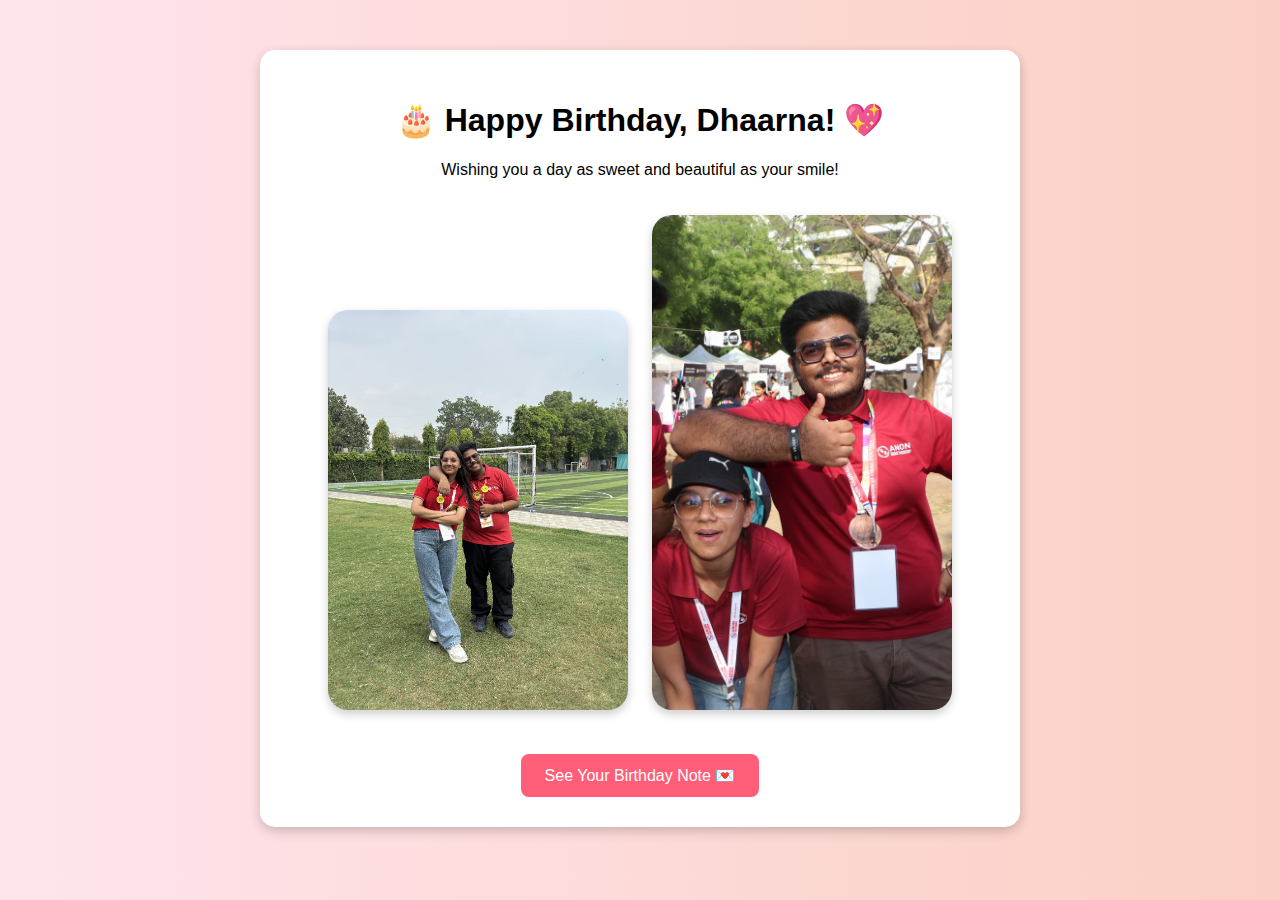
<file: index.html>
<!DOCTYPE html>
<html lang="en">
<head>
  <meta charset="UTF-8">
  <meta name="viewport" content="width=device-width, initial-scale=1.0">
  <title>Happy Birthday Dhaarna 💖</title>
  <link rel="stylesheet" href="styles.css">
</head>
<body>
  <div class="heart-container"></div>
  <div class="container">
    <h1>🎂 Happy Birthday, Dhaarna! 💖</h1>
    <p>Wishing you a day as sweet and beautiful as your smile!</p>
    <img src="assets/IMG-20250705-WA0067.jpg" alt="Dhaarna 1" class="photo">
    <img src="assets/1.JPG" alt="Dhaarna 2" class="photo">
    <a href="message.html" class="btn">See Your Birthday Note 💌</a>
  </div>
  <audio autoplay loop>
    <source src="https://files.freemusicarchive.org/storage-freemusicarchive-org/music/no_curator/Komiku/Its_time_for_adventure_/Komiku_-_03_-_Friends.mp3" type="audio/mpeg">
    Your browser does not support the audio element.
  </audio>
  <script src="script.js"></script>
</body>
</html>
</file>
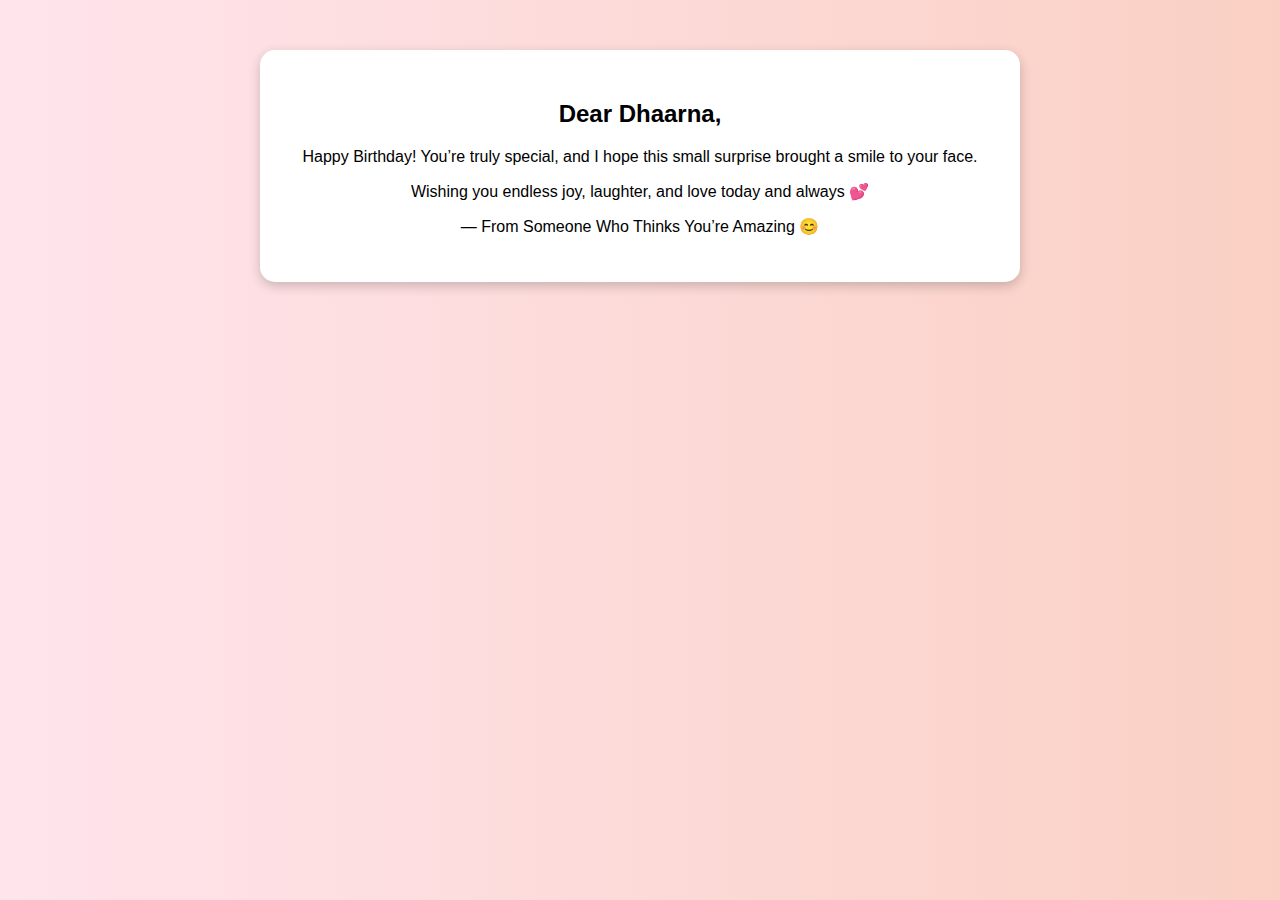
<file: message.html>
<!DOCTYPE html>
<html lang="en">
<head>
  <meta charset="UTF-8">
  <meta name="viewport" content="width=device-width, initial-scale=1.0">
  <title>Your Birthday Note 💌</title>
  <link rel="stylesheet" href="styles.css">
</head>
<body>
  <div class="container">
    <h2>Dear Dhaarna,</h2>
    <p>Happy Birthday! You’re truly special, and I hope this small surprise brought a smile to your face.</p>
    <p>Wishing you endless joy, laughter, and love today and always 💕</p>
    <p>— From Someone Who Thinks You’re Amazing 😊</p>
  </div>
</body>
</html>
</file>
<file: styles.css>
body {
  font-family: 'Segoe UI', sans-serif;
  background: linear-gradient(to right, #ffe4ec, #fad0c4);
  text-align: center;
  padding: 50px;
  margin: 0;
  overflow-x: hidden;
}
.container {
  max-width: 700px;
  margin: auto;
  background: white;
  padding: 30px;
  border-radius: 15px;
  box-shadow: 0 4px 12px rgba(0,0,0,0.2);
}
.photo {
  width: 80%;
  max-width: 300px;
  border-radius: 20px;
  margin: 20px 10px;
  box-shadow: 0 4px 10px rgba(0,0,0,0.2);
}
.btn {
  display: inline-block;
  margin-top: 20px;
  padding: 12px 24px;
  background-color: #ff5e78;
  color: white;
  text-decoration: none;
  font-size: 1rem;
  border-radius: 8px;
  transition: background-color 0.3s ease;
}
.btn:hover {
  background-color: #ff3b5c;
}
.heart-container::before {
  content: "💖";
  position: fixed;
  animation: float 4s infinite ease-in-out;
  font-size: 2rem;
  color: pink;
  top: 100vh;
  left: 50%;
}

@keyframes float {
  0% {
    transform: translateY(0);
    opacity: 1;
  }
  100% {
    transform: translateY(-120vh);
    opacity: 0;
  }
}
</file>
